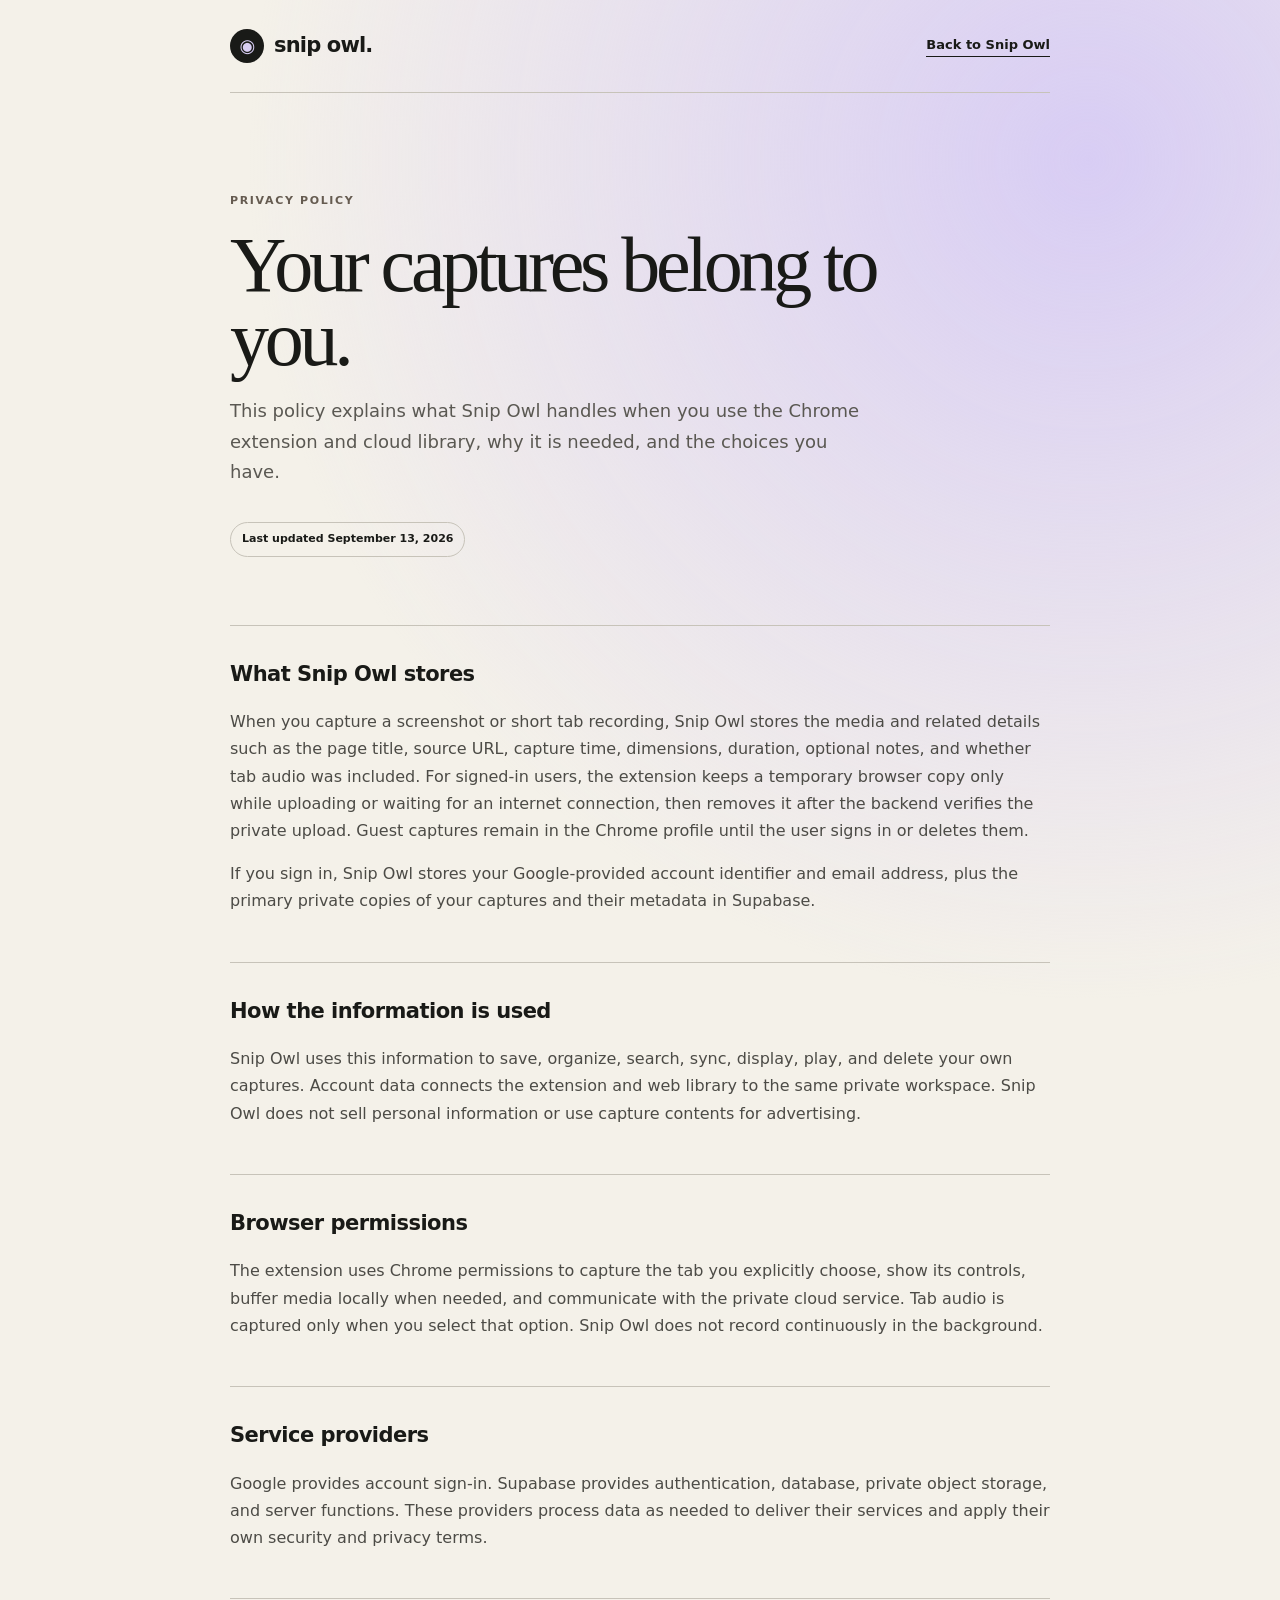
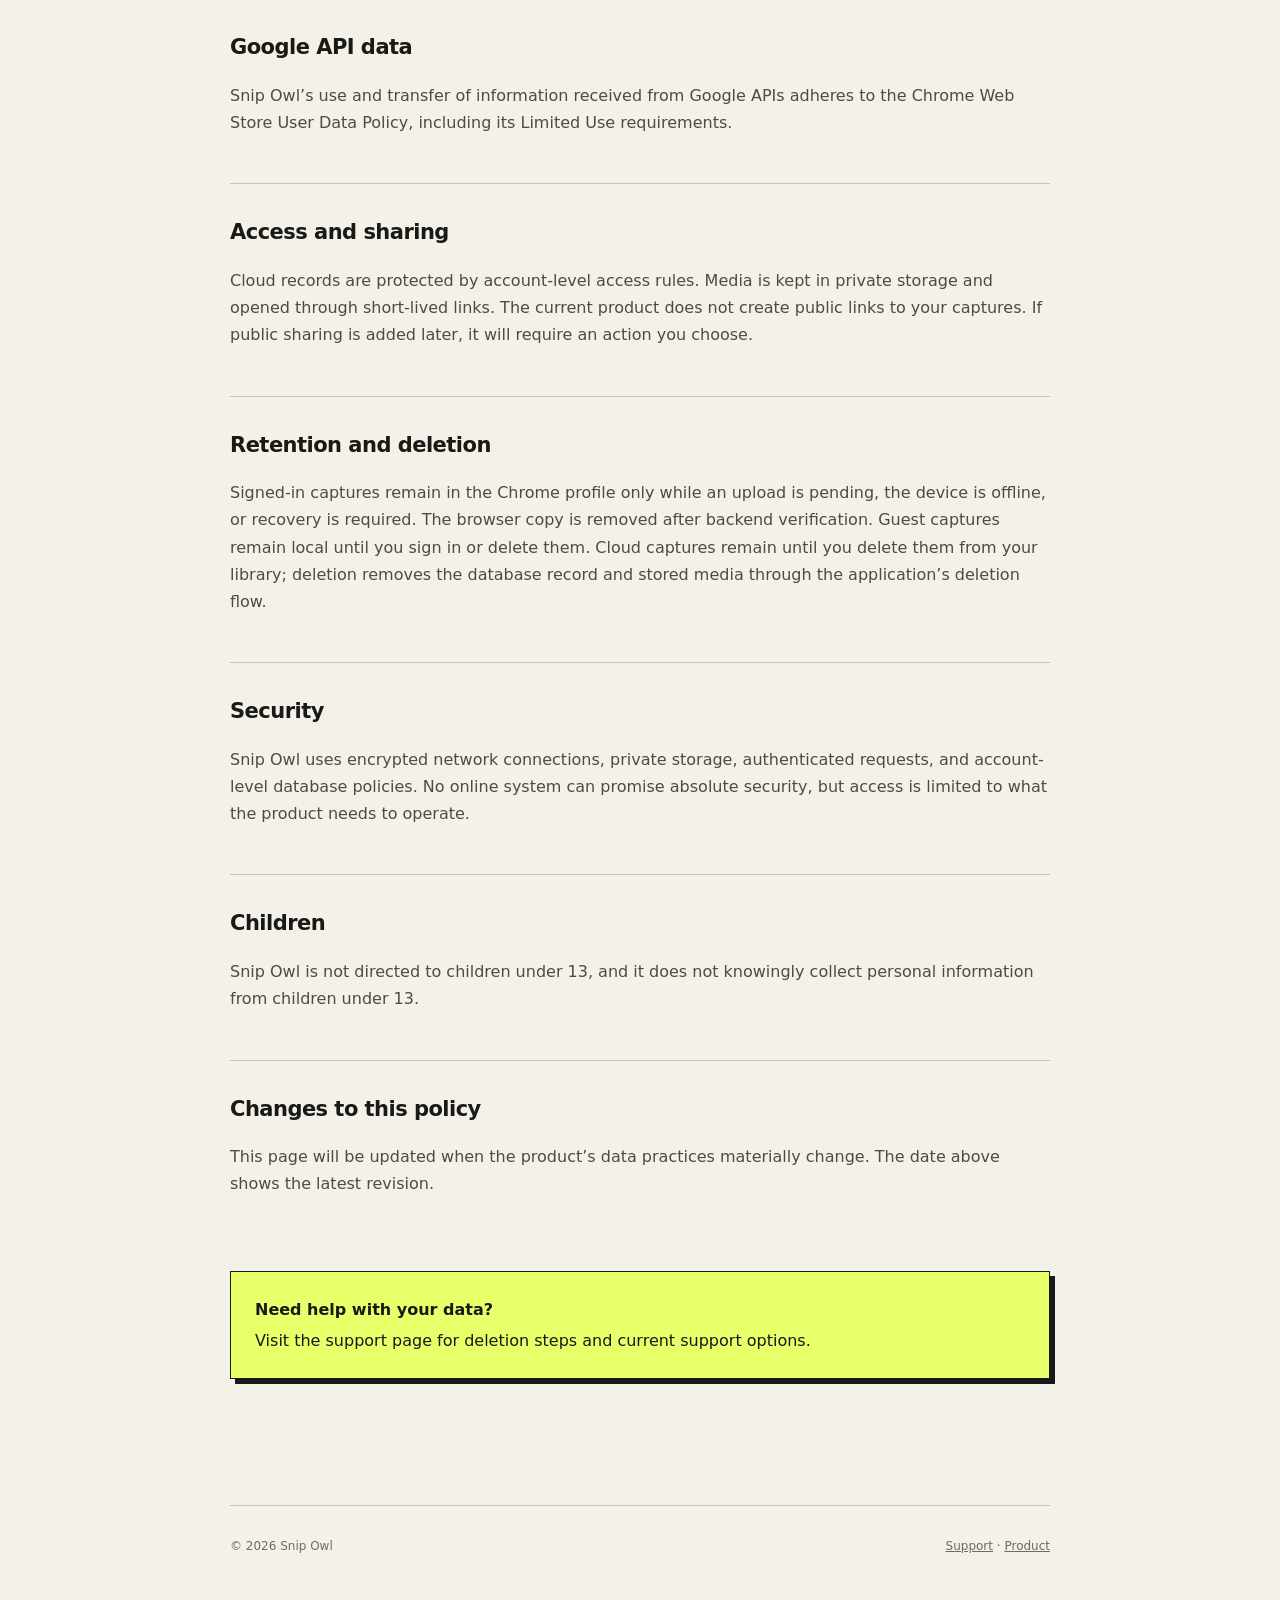
<file: privacy.html>
<!doctype html><html lang="en"><head><meta charset="UTF-8"><meta name="viewport" content="width=device-width,initial-scale=1"><meta name="theme-color" content="#f4f1e9"><meta name="description" content="How Snip Owl collects, uses, stores, and protects account and capture data."><title>Privacy Policy — Snip Owl</title><link rel="stylesheet" href="./legal.css"></head><body><div class="shell"><header class="topbar"><a class="brand" href="./"><span class="mark">◉</span>snip owl.</a><a class="back" href="./">Back to Snip Owl</a></header><main><div class="hero"><span class="eyebrow">PRIVACY POLICY</span><h1>Your captures belong to you.</h1><p>This policy explains what Snip Owl handles when you use the Chrome extension and cloud library, why it is needed, and the choices you have.</p><span class="updated">Last updated September 13, 2026</span></div><div class="content"><section><h2>What Snip Owl stores</h2><p>When you capture a screenshot or short tab recording, Snip Owl stores the media and related details such as the page title, source URL, capture time, dimensions, duration, optional notes, and whether tab audio was included. For signed-in users, the extension keeps a temporary browser copy only while uploading or waiting for an internet connection, then removes it after the backend verifies the private upload. Guest captures remain in the Chrome profile until the user signs in or deletes them.</p><p>If you sign in, Snip Owl stores your Google-provided account identifier and email address, plus the primary private copies of your captures and their metadata in Supabase.</p></section><section><h2>How the information is used</h2><p>Snip Owl uses this information to save, organize, search, sync, display, play, and delete your own captures. Account data connects the extension and web library to the same private workspace. Snip Owl does not sell personal information or use capture contents for advertising.</p></section><section><h2>Browser permissions</h2><p>The extension uses Chrome permissions to capture the tab you explicitly choose, show its controls, buffer media locally when needed, and communicate with the private cloud service. Tab audio is captured only when you select that option. Snip Owl does not record continuously in the background.</p></section><section><h2>Service providers</h2><p>Google provides account sign-in. Supabase provides authentication, database, private object storage, and server functions. These providers process data as needed to deliver their services and apply their own security and privacy terms.</p></section><section><h2>Google API data</h2><p>Snip Owl’s use and transfer of information received from Google APIs adheres to the Chrome Web Store User Data Policy, including its Limited Use requirements.</p></section><section><h2>Access and sharing</h2><p>Cloud records are protected by account-level access rules. Media is kept in private storage and opened through short-lived links. The current product does not create public links to your captures. If public sharing is added later, it will require an action you choose.</p></section><section><h2>Retention and deletion</h2><p>Signed-in captures remain in the Chrome profile only while an upload is pending, the device is offline, or recovery is required. The browser copy is removed after backend verification. Guest captures remain local until you sign in or delete them. Cloud captures remain until you delete them from your library; deletion removes the database record and stored media through the application’s deletion flow.</p></section><section><h2>Security</h2><p>Snip Owl uses encrypted network connections, private storage, authenticated requests, and account-level database policies. No online system can promise absolute security, but access is limited to what the product needs to operate.</p></section><section><h2>Children</h2><p>Snip Owl is not directed to children under 13, and it does not knowingly collect personal information from children under 13.</p></section><section><h2>Changes to this policy</h2><p>This page will be updated when the product’s data practices materially change. The date above shows the latest revision.</p></section><div class="callout"><strong>Need help with your data?</strong>Visit the support page for deletion steps and current support options.</div></div></main><footer class="footer"><span>© 2026 Snip Owl</span><span><a href="./support.html">Support</a> · <a href="./">Product</a></span></footer></div></body></html>
</file>
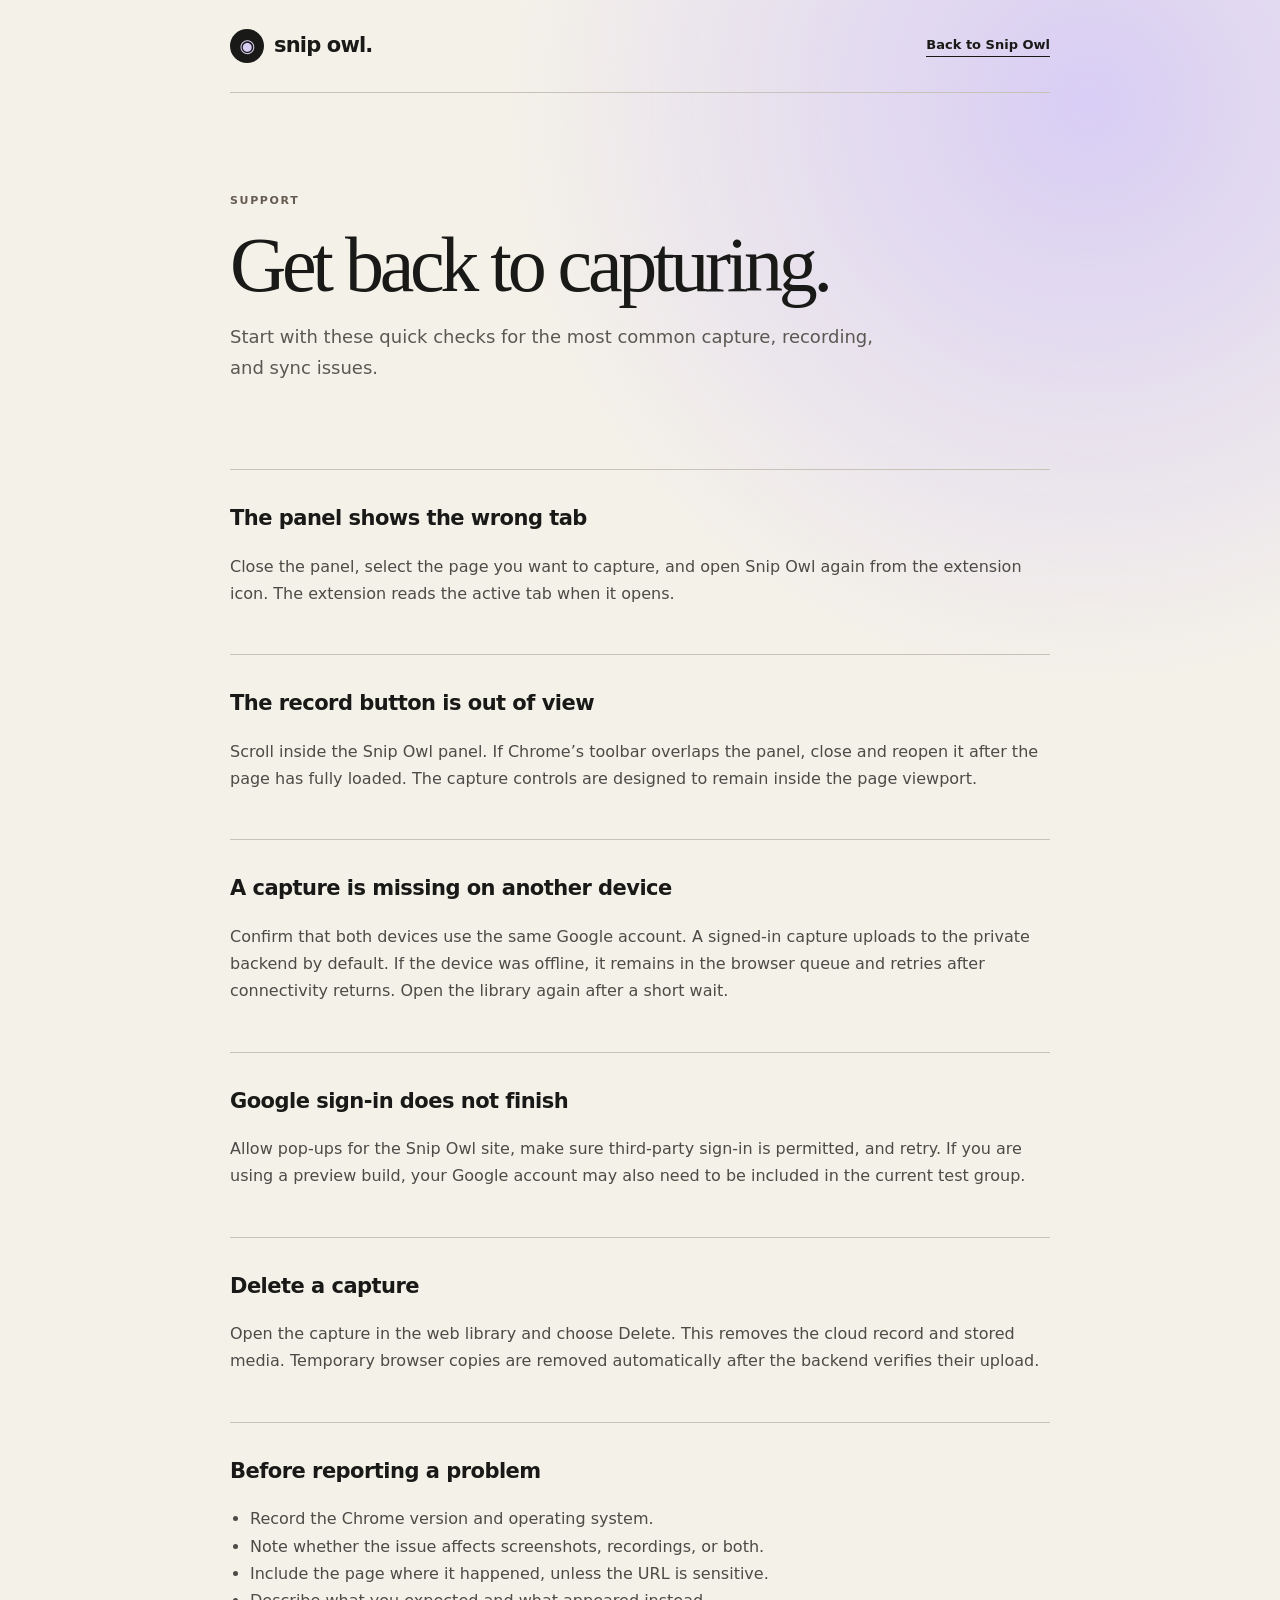
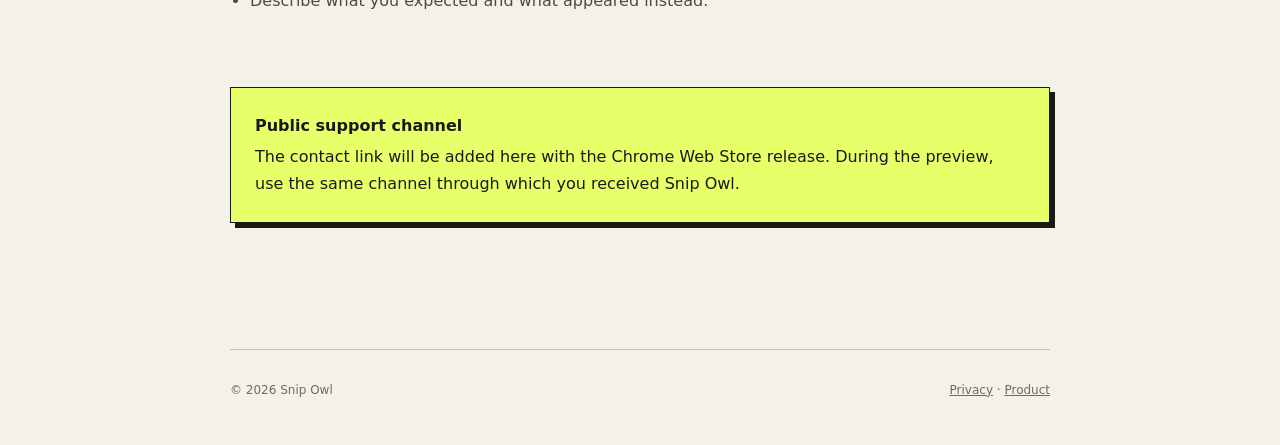
<file: support.html>
<!doctype html><html lang="en"><head><meta charset="UTF-8"><meta name="viewport" content="width=device-width,initial-scale=1"><meta name="theme-color" content="#f4f1e9"><meta name="description" content="Help with Snip Owl capture, recording, sign-in, sync, and account data."><title>Support — Snip Owl</title><link rel="stylesheet" href="./legal.css"></head><body><div class="shell"><header class="topbar"><a class="brand" href="./"><span class="mark">◉</span>snip owl.</a><a class="back" href="./">Back to Snip Owl</a></header><main><div class="hero"><span class="eyebrow">SUPPORT</span><h1>Get back to capturing.</h1><p>Start with these quick checks for the most common capture, recording, and sync issues.</p></div><div class="content"><section><h2>The panel shows the wrong tab</h2><p>Close the panel, select the page you want to capture, and open Snip Owl again from the extension icon. The extension reads the active tab when it opens.</p></section><section><h2>The record button is out of view</h2><p>Scroll inside the Snip Owl panel. If Chrome’s toolbar overlaps the panel, close and reopen it after the page has fully loaded. The capture controls are designed to remain inside the page viewport.</p></section><section><h2>A capture is missing on another device</h2><p>Confirm that both devices use the same Google account. A signed-in capture uploads to the private backend by default. If the device was offline, it remains in the browser queue and retries after connectivity returns. Open the library again after a short wait.</p></section><section><h2>Google sign-in does not finish</h2><p>Allow pop-ups for the Snip Owl site, make sure third-party sign-in is permitted, and retry. If you are using a preview build, your Google account may also need to be included in the current test group.</p></section><section><h2>Delete a capture</h2><p>Open the capture in the web library and choose Delete. This removes the cloud record and stored media. Temporary browser copies are removed automatically after the backend verifies their upload.</p></section><section><h2>Before reporting a problem</h2><ul><li>Record the Chrome version and operating system.</li><li>Note whether the issue affects screenshots, recordings, or both.</li><li>Include the page where it happened, unless the URL is sensitive.</li><li>Describe what you expected and what appeared instead.</li></ul></section><div class="callout"><strong>Public support channel</strong>The contact link will be added here with the Chrome Web Store release. During the preview, use the same channel through which you received Snip Owl.</div></div></main><footer class="footer"><span>© 2026 Snip Owl</span><span><a href="./privacy.html">Privacy</a> · <a href="./">Product</a></span></footer></div></body></html>
</file>
<file: legal.css>
:root{font-family:Inter,ui-sans-serif,system-ui,-apple-system,BlinkMacSystemFont,"Segoe UI",sans-serif;color:#191a17;background:#f4f1e9;font-synthesis:none}*{box-sizing:border-box}body{margin:0;background:radial-gradient(circle at 85% 5%,#d8cdf4 0,transparent 26%),#f4f1e9;line-height:1.7}a{color:inherit}.shell{width:min(820px,calc(100% - 40px));margin:0 auto}.topbar{display:flex;align-items:center;justify-content:space-between;padding:28px 0;border-bottom:1px solid #c7c3b9}.brand{display:flex;align-items:center;gap:10px;text-decoration:none;font-size:21px;font-weight:800;letter-spacing:-.04em}.mark{display:grid;place-items:center;width:34px;height:34px;border-radius:50%;background:#191a17;color:#d8cdf4;font-size:18px}.back{font-size:13px;font-weight:700;text-decoration:none;border-bottom:1px solid}.hero{padding:92px 0 48px}.eyebrow{font-size:11px;font-weight:800;letter-spacing:.15em;color:#655b50}.hero h1{max-width:650px;margin:16px 0 20px;font-family:Georgia,serif;font-size:clamp(50px,8vw,78px);line-height:.95;letter-spacing:-.055em;font-weight:500}.hero p{max-width:650px;font-size:18px;color:#5a5852}.updated{display:inline-block;margin-top:16px;padding:7px 11px;border:1px solid #c7c3b9;border-radius:999px;font-size:11px;font-weight:700}.content{padding:20px 0 100px}.content section{padding:31px 0;border-top:1px solid #c7c3b9}.content h2{margin:0 0 10px;font-size:21px;letter-spacing:-.025em}.content p,.content li{color:#4c4b46}.content ul{padding-left:20px}.callout{margin:26px 0;padding:24px;border:1px solid #191a17;background:#e7ff69;box-shadow:5px 5px 0 #191a17}.callout strong{display:block;margin-bottom:4px}.footer{display:flex;justify-content:space-between;gap:20px;padding:30px 0 45px;border-top:1px solid #c7c3b9;font-size:12px;color:#6d6b65}@media(max-width:560px){.hero{padding-top:58px}.topbar{padding-top:20px}.back{font-size:11px}.footer{flex-direction:column}}
</file>
